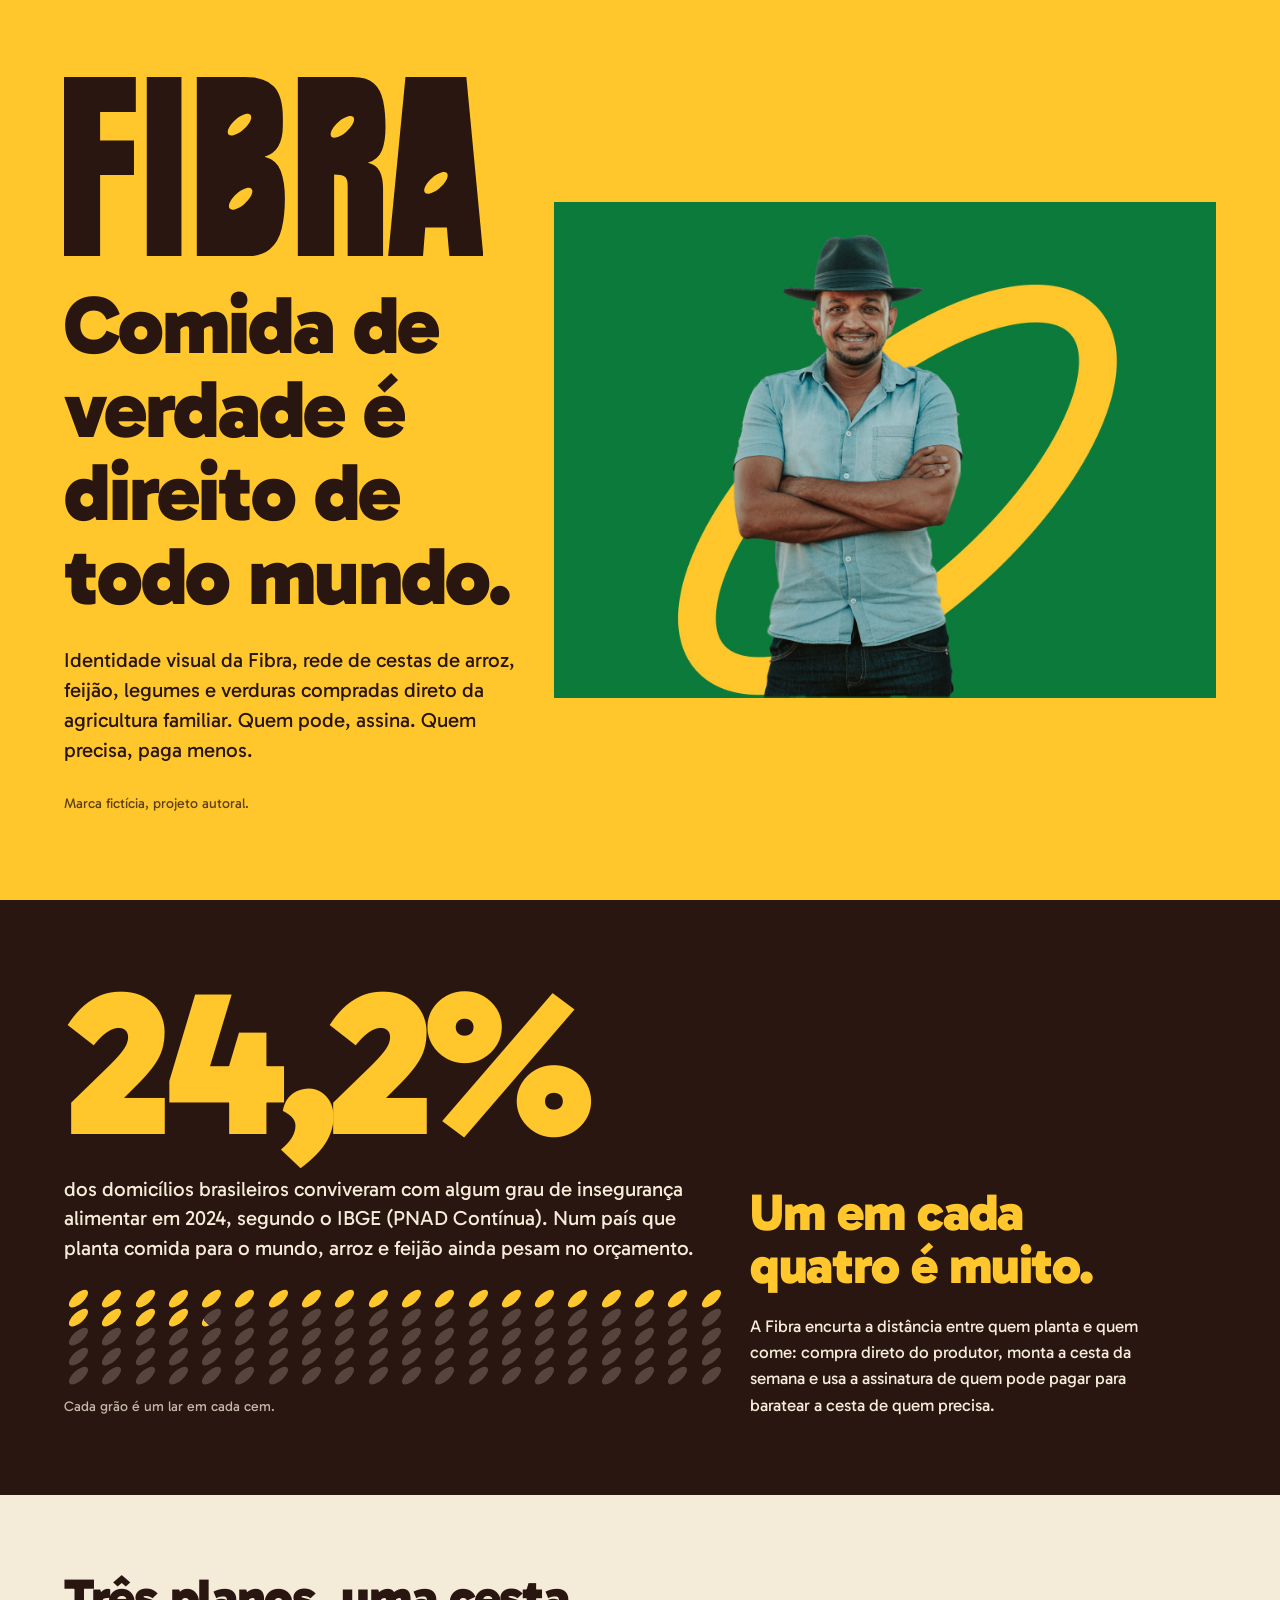
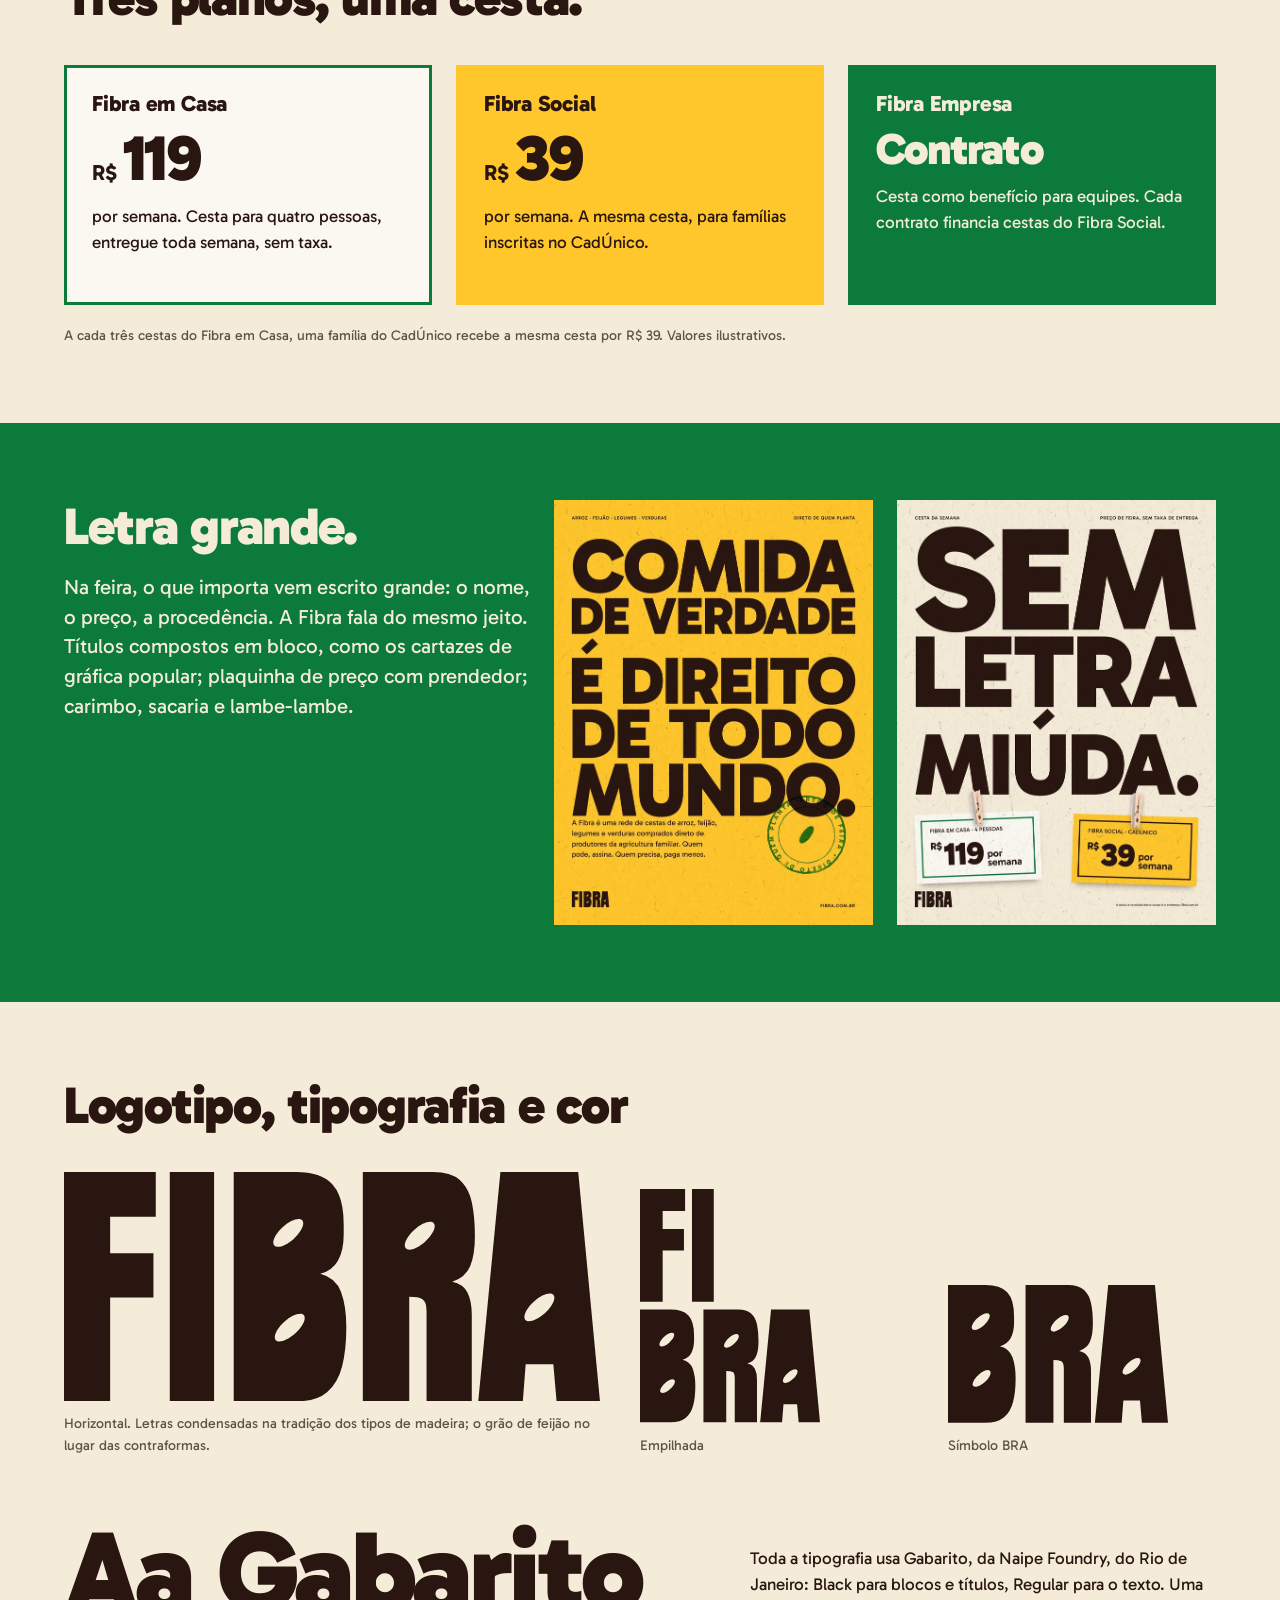
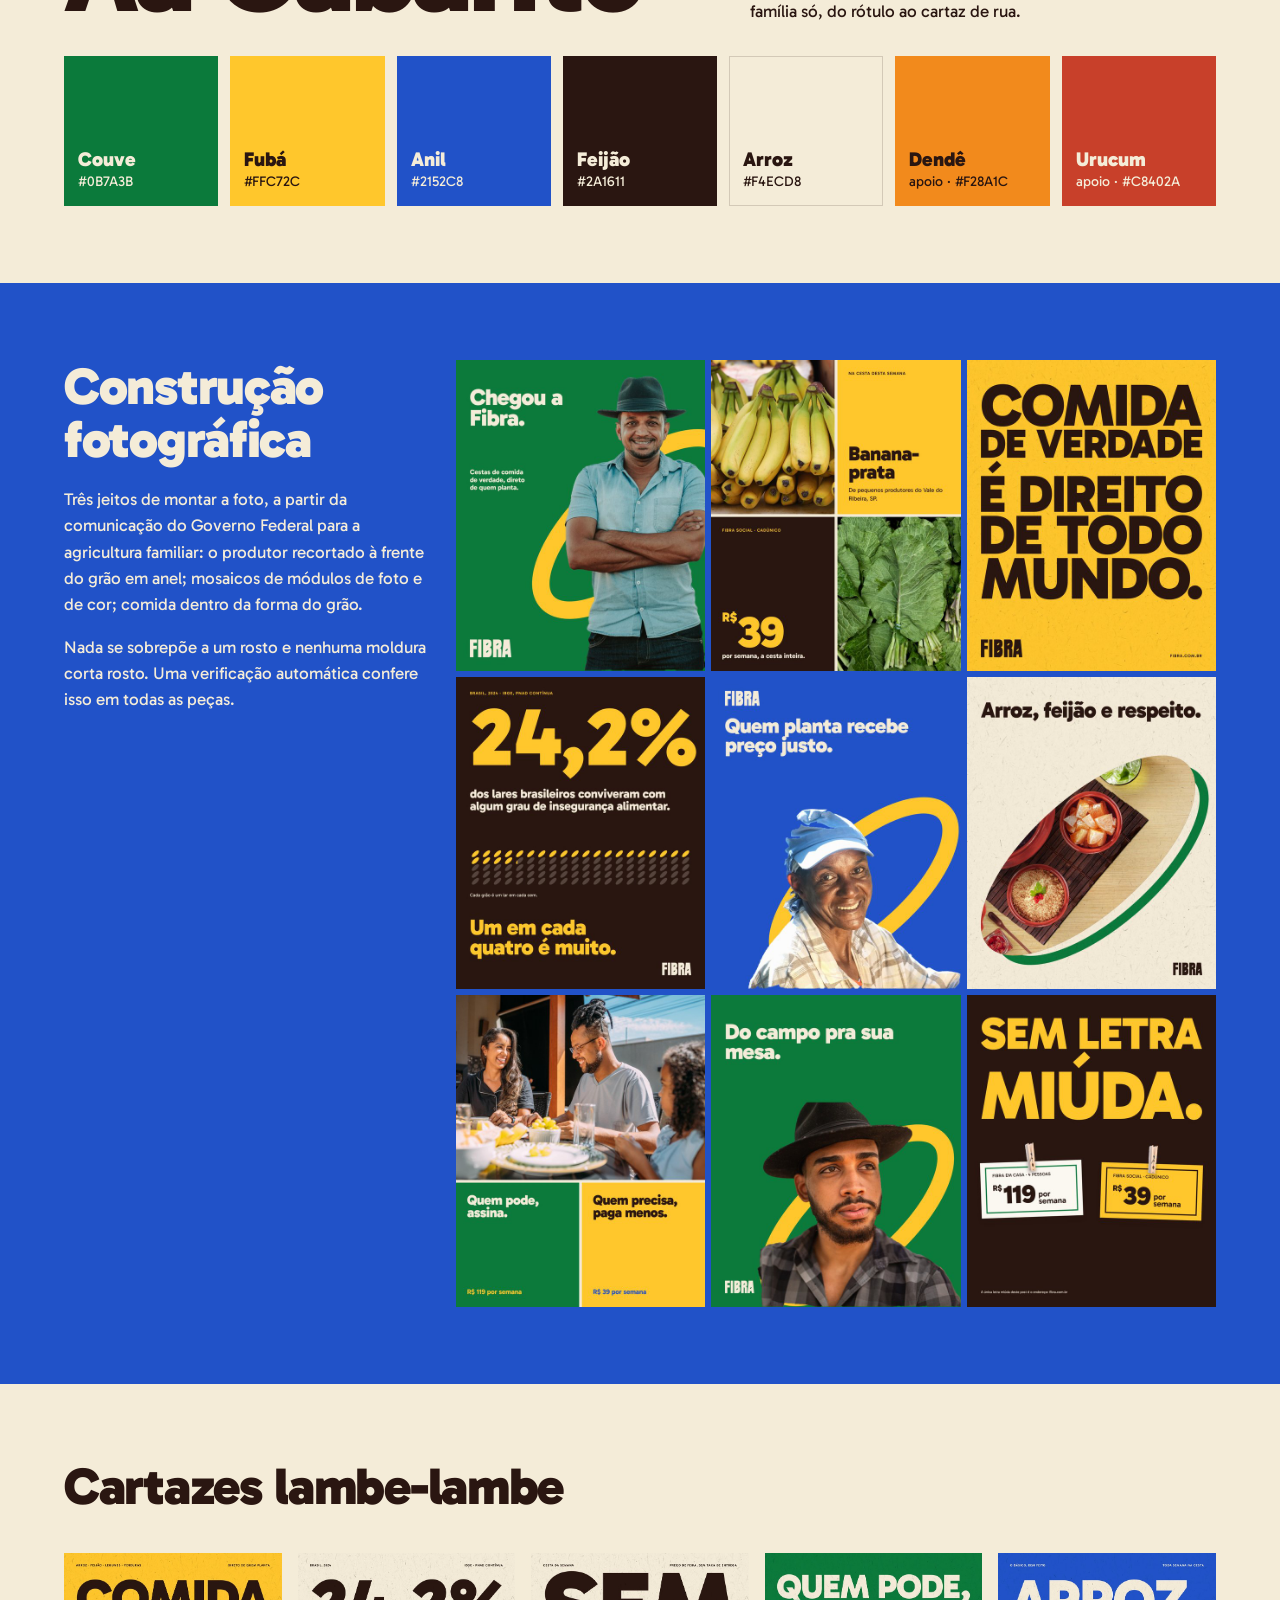
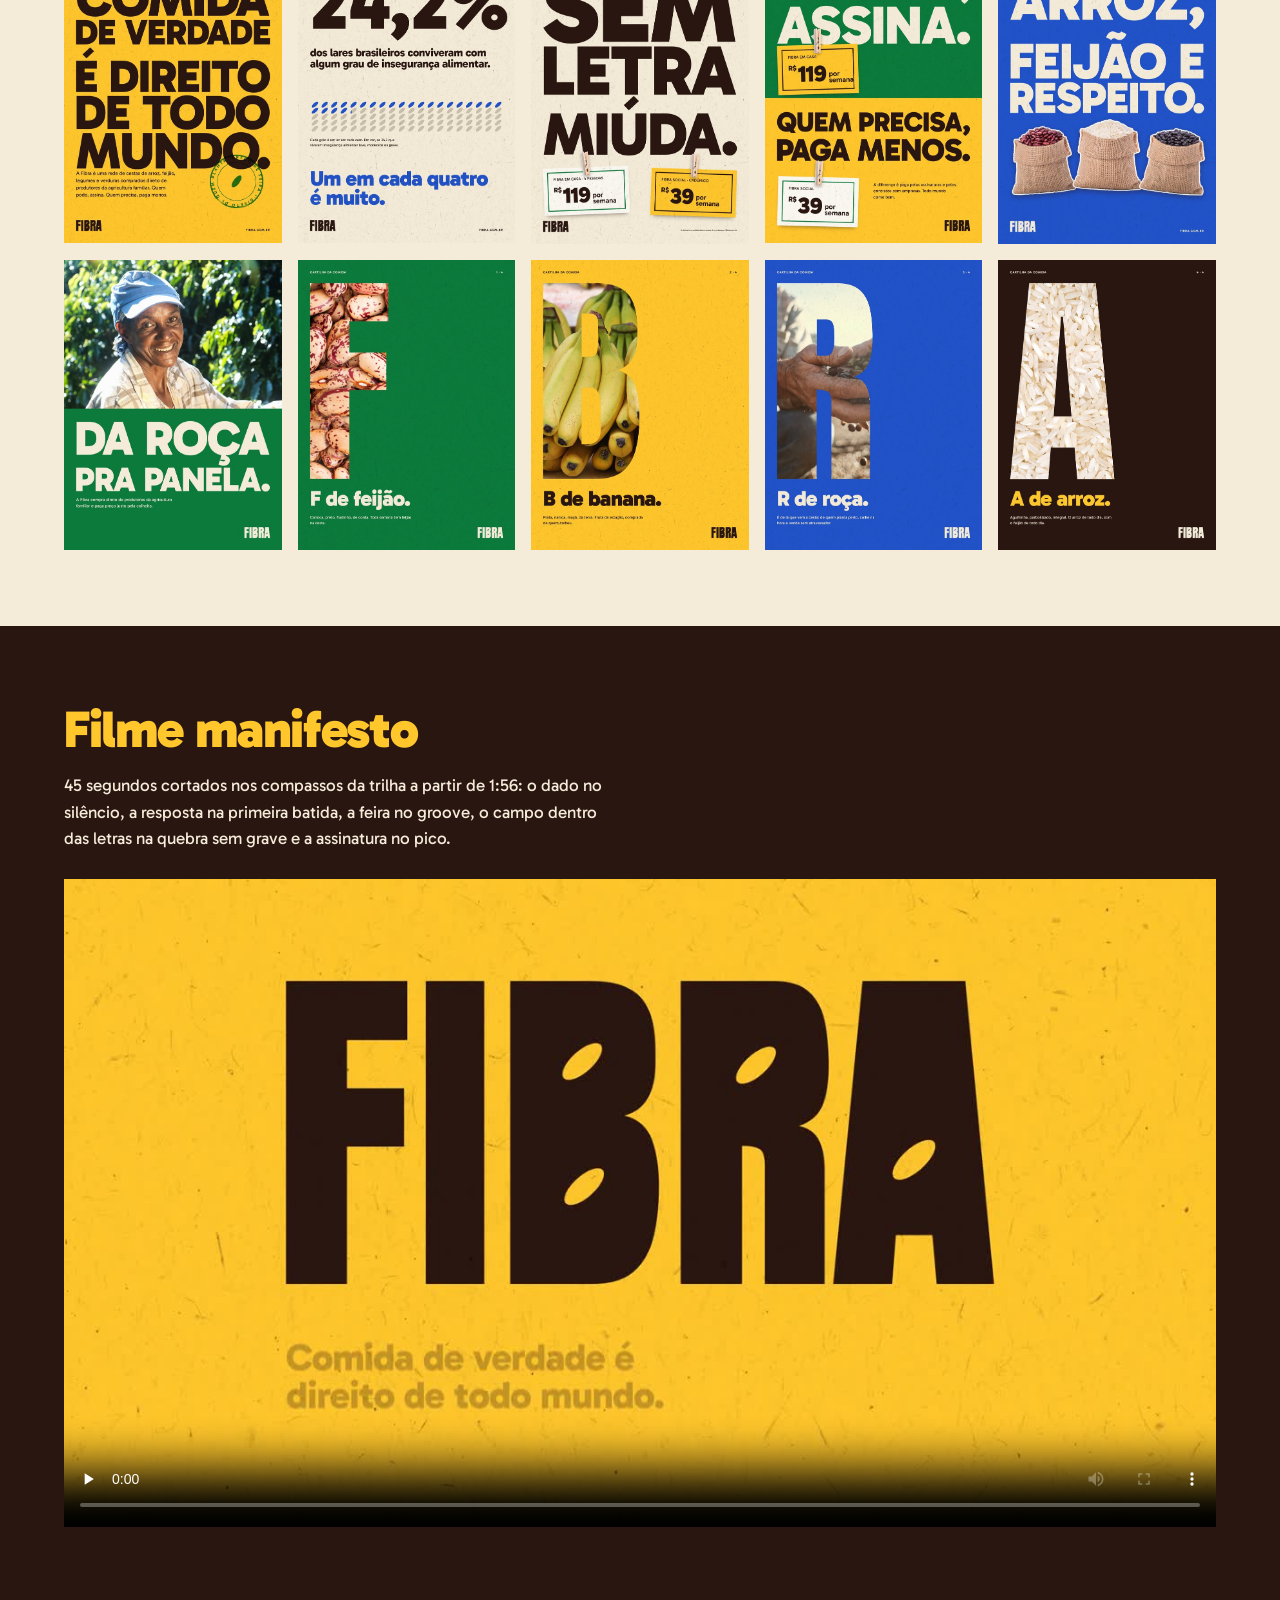
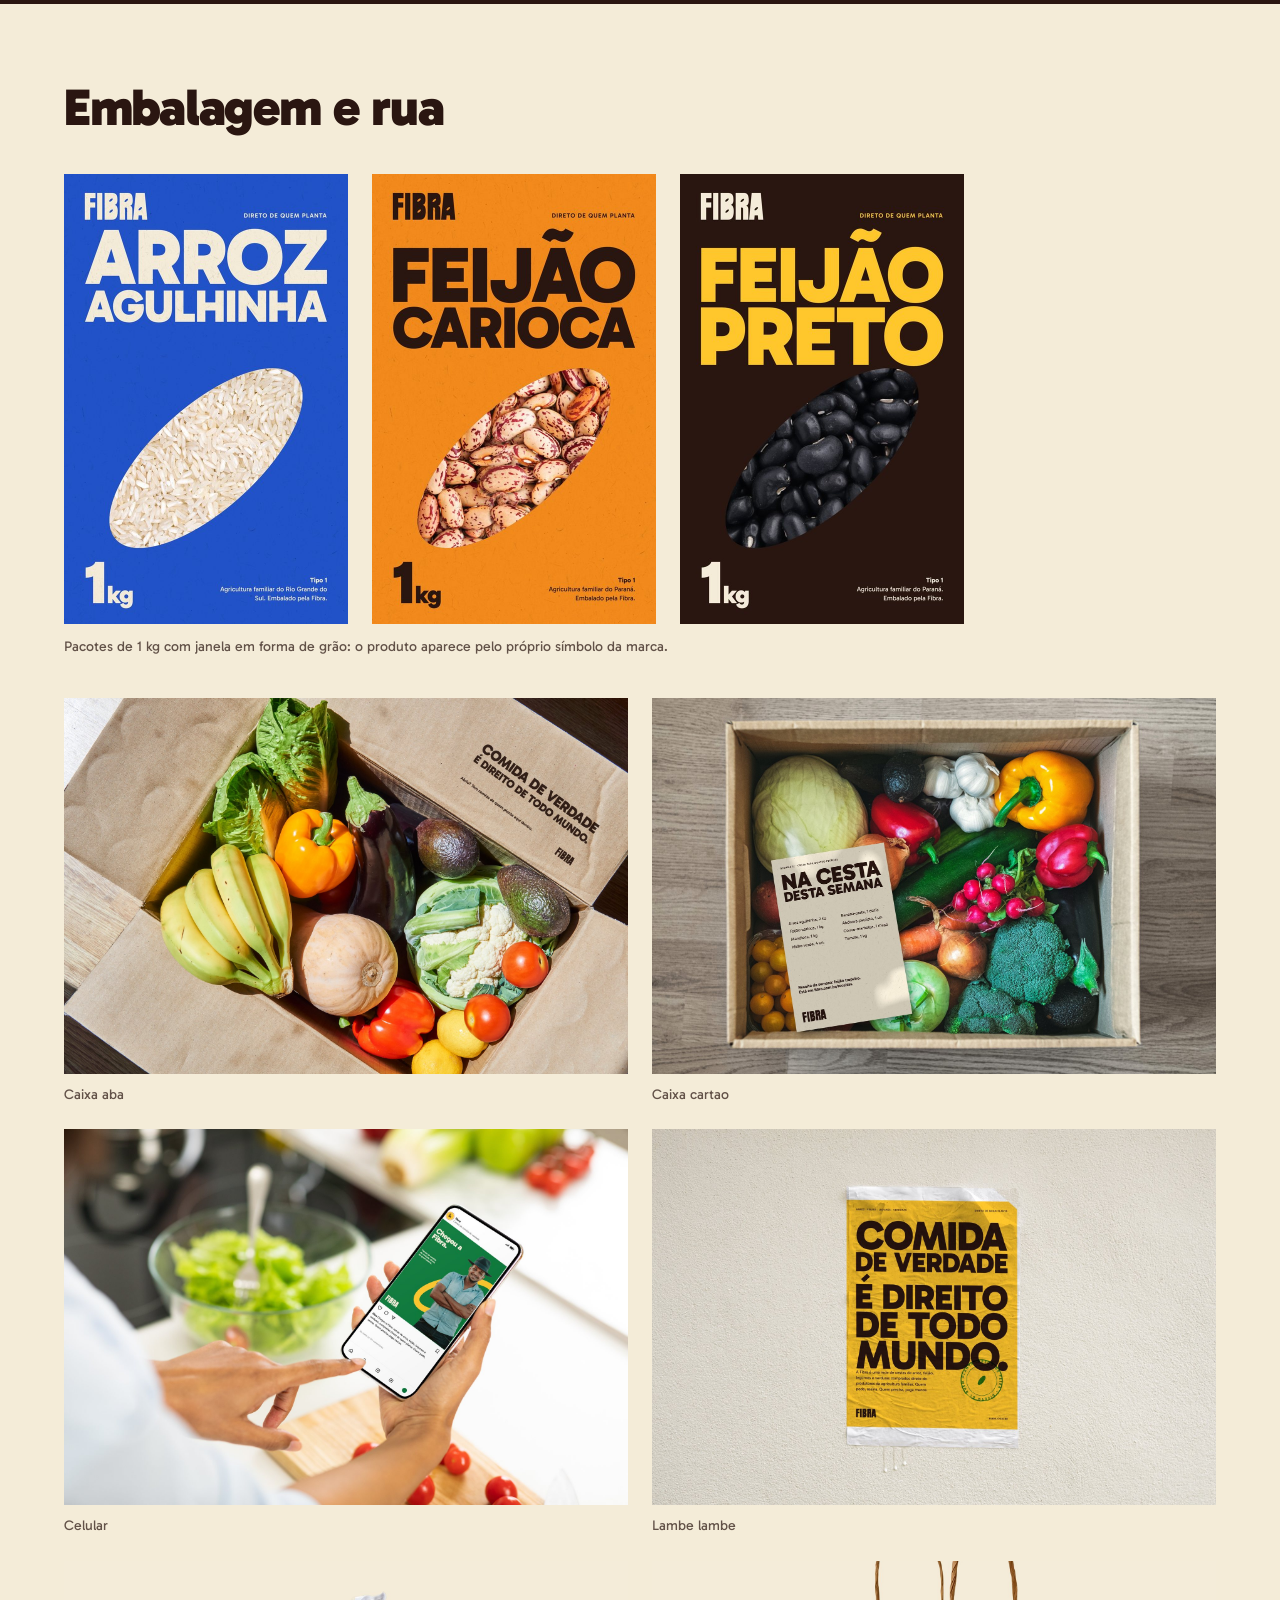
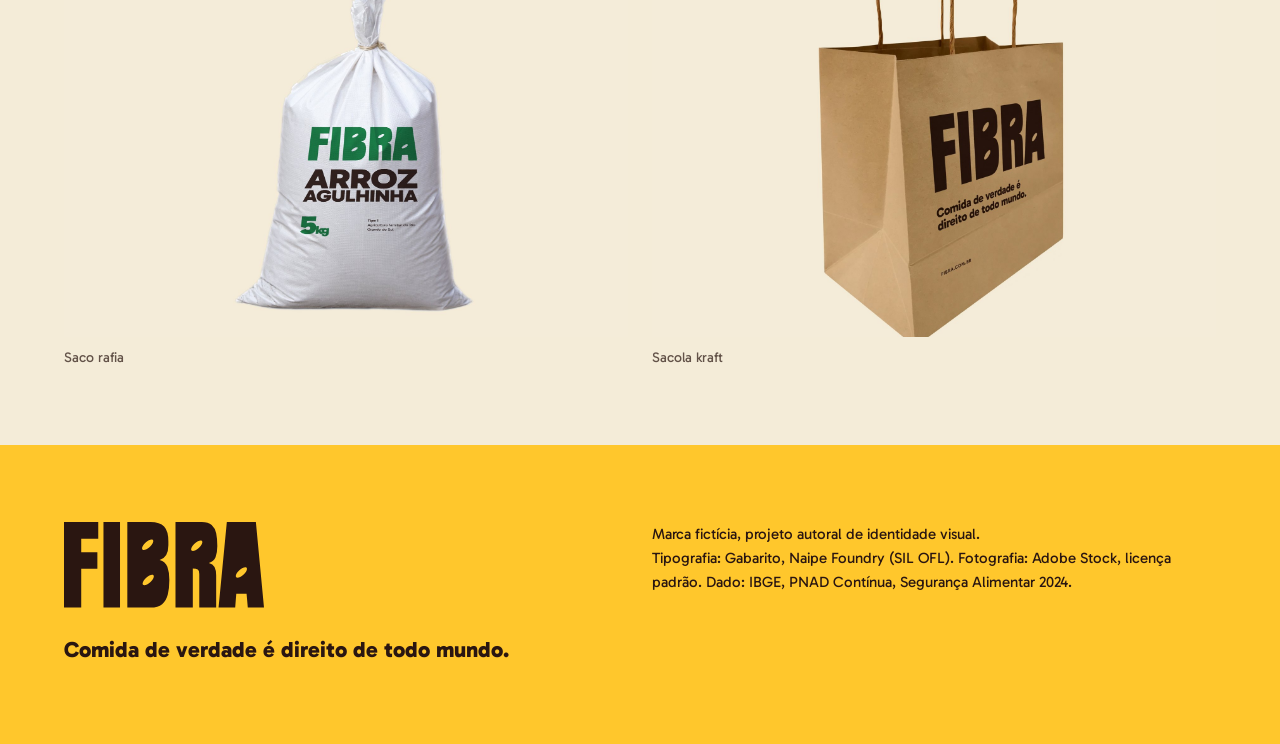
<file: site/index.html>
<!DOCTYPE html>
<html lang="pt-BR"><head><meta charset="utf-8"><meta name="viewport" content="width=device-width, initial-scale=1">
<title>Fibra, identidade visual</title>
<link rel="preconnect" href="https://fonts.googleapis.com"><link rel="preconnect" href="https://fonts.gstatic.com" crossorigin>
<link href="https://fonts.googleapis.com/css2?family=Gabarito:wght@400;500;600;700;800;900&display=swap" rel="stylesheet">
<style>
/* VOICE: popular, direta, orgulhosa — a página fala como a feira, sem letra miúda.
   IDEA: um cartaz de feira que vira caderno de marca: bandas de cor chapada como papel colado, uma de cada vez.
   PICTURE: o produtor recortado à frente do grão em anel, ocupando a primeira tela.
   COLOUR and TYPE: fubá, couve, anil e feijão em bandas inteiras; Gabarito (Naipe Foundry, RJ) do texto ao título.
   LAYOUT: bandas de largura total, conteúdo até 1240px, grade de 12 colunas que vira uma coluna no celular. */
:root{color-scheme:light dark;--fuba:#FFC72C;--couve:#0B7A3B;--anil:#2152C8;--feijao:#2A1611;--arroz:#F4ECD8;--dende:#F28A1C;--urucum:#C8402A;
  --bg:light-dark(#F4ECD8,#1a0f0b);--ink:light-dark(#2A1611,#F4ECD8);--muted:light-dark(rgba(42,22,17,.72),rgba(244,236,216,.72));--rule:light-dark(rgba(42,22,17,.16),rgba(244,236,216,.18))}
:root[data-theme=light]{color-scheme:light}:root[data-theme=dark]{color-scheme:dark}
*{box-sizing:border-box;min-width:0}
body{margin:0;background:var(--bg);color:var(--ink);font:17px/1.55 Gabarito,'Helvetica Neue',Arial,sans-serif;overflow-x:clip;-webkit-font-smoothing:antialiased}
img,video{display:block;max-width:100%}
h1,h2,h3{font-weight:900;letter-spacing:-.025em;line-height:1.02;margin:0;text-wrap:balance}
h1{font-size:clamp(40px,6.4vw,84px)}h2{font-size:clamp(32px,4.2vw,52px)}h3{font-size:22px;font-weight:800;letter-spacing:-.01em}
p{margin:0}
.band{padding:clamp(40px,6vw,96px) max(5vw,16px)}
.in{max-width:1240px;margin:0 auto}
.g{display:grid;grid-template-columns:repeat(12,minmax(0,1fr));gap:24px}
.fuba{background:var(--fuba);color:var(--feijao)}.couve{background:var(--couve);color:var(--arroz)}.anil{background:var(--anil);color:var(--arroz)}.feijao{background:var(--feijao);color:var(--arroz)}
.lede{font-size:clamp(18px,1.6vw,22px);line-height:1.45;max-width:62ch}
.small{font-size:14px;color:var(--muted)}
.logo svg{width:100%;height:auto;display:block}
.hero .g{align-items:center}
.hero .t{grid-column:span 5;display:flex;flex-direction:column;gap:28px;padding-bottom:8px}
.hero .p{grid-column:span 7}
.hero .p img{width:100%;aspect-ratio:4/3;object-fit:cover}
.hero .logo{width:min(440px,90%)}
.num{font-weight:900;font-size:clamp(96px,16vw,220px);line-height:.85;letter-spacing:-.05em;color:var(--fuba)}
.grains{display:grid;grid-template-columns:repeat(20,1fr);gap:6px 4px;margin-top:28px}
.grains i{display:block;aspect-ratio:2.2/1;border-radius:50%;transform:rotate(-42deg) scale(.82);background:rgba(244,236,216,.22)}
.grains i.on{background:var(--fuba)}
.plans{display:grid;grid-template-columns:repeat(3,minmax(0,1fr));gap:24px;margin-top:40px}
.plan{padding:28px;display:flex;flex-direction:column;gap:12px;min-height:240px}
.plan .pr{font-weight:900;font-size:64px;letter-spacing:-.04em;line-height:1;white-space:nowrap}
.plan .pr small{font-size:22px;font-weight:700;letter-spacing:0}
.plan.casa{background:light-dark(#FBF8F1,#2f1b14);box-shadow:inset 0 0 0 3px var(--couve)}
.cols2{display:grid;grid-template-columns:repeat(2,minmax(0,1fr));gap:24px}
.posters{display:grid;grid-template-columns:repeat(5,minmax(0,1fr));gap:16px;margin-top:40px}
.posters img{aspect-ratio:3/4;width:100%;object-fit:cover}
.igrid{display:grid;grid-template-columns:repeat(3,minmax(0,1fr));gap:6px;max-width:820px}
.igrid img{aspect-ratio:4/5;width:100%;object-fit:cover}
.mk{display:grid;grid-template-columns:repeat(2,minmax(0,1fr));gap:24px;margin-top:40px}
.mk figure{margin:0}.mk img{width:100%;aspect-ratio:3/2;object-fit:cover}
.mk figcaption{font-size:14px;margin-top:10px;color:var(--muted)}
.packs{display:grid;grid-template-columns:repeat(3,minmax(0,1fr));gap:24px;margin-top:40px;max-width:900px}
.sw{display:grid;grid-template-columns:repeat(7,minmax(0,1fr));gap:12px;margin-top:32px}
.sw div{height:150px;padding:14px;display:flex;flex-direction:column;justify-content:flex-end;font-size:14px;line-height:1.35}
.sw b{font-size:20px;font-weight:900}
.specimen{font-weight:900;font-size:clamp(56px,9vw,128px);line-height:.9;letter-spacing:-.03em}
.ver{display:grid;grid-template-columns:2fr 1fr 1fr;gap:40px;align-items:end;margin-top:40px}
.cap{font-size:14px;margin-top:12px;color:var(--muted)}
video{width:100%;aspect-ratio:16/9;background:#000}
.foot{font-size:15px;line-height:1.6}
.foot .logo{width:200px;margin-bottom:24px}
@media(max-width:900px){.posters{grid-template-columns:repeat(3,minmax(0,1fr))}.sw{grid-template-columns:repeat(4,minmax(0,1fr))}}
@media(max-width:600px){.g{grid-template-columns:minmax(0,1fr)}.hero .t,.hero .p{grid-column:auto}.plans,.cols2,.mk,.ver{grid-template-columns:minmax(0,1fr)}
  .posters{grid-template-columns:repeat(2,minmax(0,1fr))}.packs{grid-template-columns:repeat(3,minmax(0,1fr))}.sw{grid-template-columns:repeat(2,minmax(0,1fr))}.grains{gap:4px 2px}}
@media(prefers-reduced-motion:no-preference){.rise{animation:rise .7s cubic-bezier(.2,.7,.2,1) both}@keyframes rise{from{opacity:0;transform:translateY(18px)}}}
</style></head>
<body>

<header class="band fuba hero"><div class="in g">
  <div class="t rise">
    <div class="logo" aria-label="Fibra"><svg xmlns="http://www.w3.org/2000/svg" viewBox="0 0 2336.5 1000.0"><g fill="currentColor"><path transform="translate(0 0)" fill-rule="evenodd" d="M0 1000V0H400V194.9H201.1V354H389.8V546.6H201.1V1000Z"/><path transform="translate(461.1 0)" fill-rule="evenodd" d="M0 1000V0H193.2V1000Z"/><path transform="translate(739.8 0)" fill-rule="evenodd" d="M0 1000V0H271Q380.1 0 429.8 53.1Q479.5 106.2 479.5 228.4V272.2Q479.5 342.6 454.3 386.4Q429 430.1 377.3 443.8Q444.9 460.8 467.9 523.6Q490.9 586.4 490.9 676.7Q490.9 773.9 472.7 846.6Q454.5 919.3 406.8 959.7Q359.1 1000 271 1000Z M298.7 210.7C311.7 225.1 294.9 261.3 261.2 291.6C227.6 321.9 189.8 334.8 176.9 320.5C163.9 306.1 180.7 269.9 214.4 239.6C248.0 209.3 285.8 196.4 298.7 210.7Z M305.2 623.5C318.2 637.9 301.4 674.1 267.7 704.4C234.1 734.7 196.3 747.6 183.4 733.3C170.4 718.9 187.2 682.7 220.9 652.4C254.5 622.1 292.3 609.2 305.2 623.5Z"/><path transform="translate(1302.6 0)" fill-rule="evenodd" d="M0 1000V0H306.8Q383.5 0 422.7 34.9Q461.9 69.9 475.3 132.7Q488.6 195.5 488.6 280.1Q488.6 361.9 467.9 410.8Q447.2 459.7 389.8 478.4Q436.9 488.1 456 525.3Q475 562.5 475 621.6V1000H277.8V608.5Q277.8 564.8 259.9 554.3Q242 543.8 202.3 543.8V1000Z M309.2 222.9C322.2 237.3 305.4 273.5 271.7 303.8C238.1 334.1 200.3 347.0 187.4 332.7C174.4 318.3 191.2 282.1 224.9 251.8C258.5 221.5 296.3 208.6 309.2 222.9Z"/><path transform="translate(1805.8 0)" fill-rule="evenodd" d="M0 1000 96.6 0H435.8L530.7 1000H341.5L327.3 838.6H206.8L194.3 1000Z M327.4 535.1C340.4 549.5 323.6 585.7 289.9 616.0C256.3 646.3 218.5 659.2 205.6 644.9C192.6 630.5 209.4 594.3 243.1 564.0C276.7 533.7 314.5 520.8 327.4 535.1Z"/></g></svg>
</div>
    <h1>Comida de verdade é direito de todo mundo.</h1>
    <p class="lede">Identidade visual da Fibra, rede de cestas de arroz, feijão, legumes e verduras compradas direto da agricultura familiar. Quem pode, assina. Quem precisa, paga menos.</p>
    <p class="small" style="color:rgba(42,22,17,.75)">Marca fictícia, projeto autoral.</p>
  </div>
  <div class="p"><img src="img/retrato.jpg" alt="Produtor rural de chapéu, de braços cruzados, recortado à frente do grão amarelo em anel, sobre fundo verde" fetchpriority="high"></div>
</div></header>

<section class="band feijao"><div class="in g">
  <div style="grid-column:span 7">
    <p class="num">24,2%</p>
    <p class="lede" style="margin-top:24px">dos domicílios brasileiros conviveram com algum grau de insegurança alimentar em 2024, segundo o IBGE (PNAD Contínua). Num país que planta comida para o mundo, arroz e feijão ainda pesam no orçamento.</p>
    <div class="grains" id="graos" aria-label="Gráfico: 24,2 em cada 100 lares"></div>
    <p class="small" style="margin-top:14px;color:rgba(244,236,216,.75)">Cada grão é um lar em cada cem.</p>
  </div>
  <div style="grid-column:span 5;align-self:end">
    <h2 style="color:var(--fuba)">Um em cada quatro é muito.</h2>
    <p style="margin-top:20px;max-width:46ch">A Fibra encurta a distância entre quem planta e quem come: compra direto do produtor, monta a cesta da semana e usa a assinatura de quem pode pagar para baratear a cesta de quem precisa.</p>
  </div>
</div></section>

<section class="band"><div class="in">
  <h2>Três planos, uma cesta.</h2>
  <div class="plans">
    <div class="plan casa"><h3>Fibra em Casa</h3><p class="pr"><small>R$ </small>119</p><p>por semana. Cesta para quatro pessoas, entregue toda semana, sem taxa.</p></div>
    <div class="plan fuba"><h3>Fibra Social</h3><p class="pr"><small>R$ </small>39</p><p>por semana. A mesma cesta, para famílias inscritas no CadÚnico.</p></div>
    <div class="plan couve"><h3>Fibra Empresa</h3><p class="pr" style="font-size:44px">Contrato</p><p>Cesta como benefício para equipes. Cada contrato financia cestas do Fibra Social.</p></div>
  </div>
  <p class="small" style="margin-top:20px">A cada três cestas do Fibra em Casa, uma família do CadÚnico recebe a mesma cesta por R$ 39. Valores ilustrativos.</p>
</div></section>

<section class="band couve"><div class="in g">
  <div style="grid-column:span 5">
    <h2>Letra grande.</h2>
    <p class="lede" style="margin-top:20px">Na feira, o que importa vem escrito grande: o nome, o preço, a procedência. A Fibra fala do mesmo jeito. Títulos compostos em bloco, como os cartazes de gráfica popular; plaquinha de preço com prendedor; carimbo, sacaria e lambe-lambe.</p>
  </div>
  <div style="grid-column:span 7" class="cols2">
    <img src="img/cartaz-01-manifesto.jpg" alt="Cartaz amarelo com a frase Comida de verdade é direito de todo mundo em letras grandes" loading="lazy">
    <img src="img/cartaz-03-sem-letra-miuda.jpg" alt="Cartaz com Sem letra miúda e duas plaquinhas de preço" loading="lazy">
  </div>
</div></section>

<section class="band"><div class="in">
  <h2>Logotipo, tipografia e cor</h2>
  <div class="ver">
    <div><div class="logo"><svg xmlns="http://www.w3.org/2000/svg" viewBox="0 0 2336.5 1000.0"><g fill="currentColor"><path transform="translate(0 0)" fill-rule="evenodd" d="M0 1000V0H400V194.9H201.1V354H389.8V546.6H201.1V1000Z"/><path transform="translate(461.1 0)" fill-rule="evenodd" d="M0 1000V0H193.2V1000Z"/><path transform="translate(739.8 0)" fill-rule="evenodd" d="M0 1000V0H271Q380.1 0 429.8 53.1Q479.5 106.2 479.5 228.4V272.2Q479.5 342.6 454.3 386.4Q429 430.1 377.3 443.8Q444.9 460.8 467.9 523.6Q490.9 586.4 490.9 676.7Q490.9 773.9 472.7 846.6Q454.5 919.3 406.8 959.7Q359.1 1000 271 1000Z M298.7 210.7C311.7 225.1 294.9 261.3 261.2 291.6C227.6 321.9 189.8 334.8 176.9 320.5C163.9 306.1 180.7 269.9 214.4 239.6C248.0 209.3 285.8 196.4 298.7 210.7Z M305.2 623.5C318.2 637.9 301.4 674.1 267.7 704.4C234.1 734.7 196.3 747.6 183.4 733.3C170.4 718.9 187.2 682.7 220.9 652.4C254.5 622.1 292.3 609.2 305.2 623.5Z"/><path transform="translate(1302.6 0)" fill-rule="evenodd" d="M0 1000V0H306.8Q383.5 0 422.7 34.9Q461.9 69.9 475.3 132.7Q488.6 195.5 488.6 280.1Q488.6 361.9 467.9 410.8Q447.2 459.7 389.8 478.4Q436.9 488.1 456 525.3Q475 562.5 475 621.6V1000H277.8V608.5Q277.8 564.8 259.9 554.3Q242 543.8 202.3 543.8V1000Z M309.2 222.9C322.2 237.3 305.4 273.5 271.7 303.8C238.1 334.1 200.3 347.0 187.4 332.7C174.4 318.3 191.2 282.1 224.9 251.8C258.5 221.5 296.3 208.6 309.2 222.9Z"/><path transform="translate(1805.8 0)" fill-rule="evenodd" d="M0 1000 96.6 0H435.8L530.7 1000H341.5L327.3 838.6H206.8L194.3 1000Z M327.4 535.1C340.4 549.5 323.6 585.7 289.9 616.0C256.3 646.3 218.5 659.2 205.6 644.9C192.6 630.5 209.4 594.3 243.1 564.0C276.7 533.7 314.5 520.8 327.4 535.1Z"/></g></svg>
</div><p class="cap">Horizontal. Letras condensadas na tradição dos tipos de madeira; o grão de feijão no lugar das contraformas.</p></div>
    <div><div class="logo" style="max-width:180px"><svg xmlns="http://www.w3.org/2000/svg" viewBox="0 0 1596.7 2070.0"><g fill="currentColor"><path transform="translate(0 0)" fill-rule="evenodd" d="M0 1000V0H400V194.9H201.1V354H389.8V546.6H201.1V1000Z"/><path transform="translate(461.1 0)" fill-rule="evenodd" d="M0 1000V0H193.2V1000Z"/><path transform="translate(0 1070.0)" fill-rule="evenodd" d="M0 1000V0H271Q380.1 0 429.8 53.1Q479.5 106.2 479.5 228.4V272.2Q479.5 342.6 454.3 386.4Q429 430.1 377.3 443.8Q444.9 460.8 467.9 523.6Q490.9 586.4 490.9 676.7Q490.9 773.9 472.7 846.6Q454.5 919.3 406.8 959.7Q359.1 1000 271 1000Z M298.7 210.7C311.7 225.1 294.9 261.3 261.2 291.6C227.6 321.9 189.8 334.8 176.9 320.5C163.9 306.1 180.7 269.9 214.4 239.6C248.0 209.3 285.8 196.4 298.7 210.7Z M305.2 623.5C318.2 637.9 301.4 674.1 267.7 704.4C234.1 734.7 196.3 747.6 183.4 733.3C170.4 718.9 187.2 682.7 220.9 652.4C254.5 622.1 292.3 609.2 305.2 623.5Z"/><path transform="translate(562.8 1070.0)" fill-rule="evenodd" d="M0 1000V0H306.8Q383.5 0 422.7 34.9Q461.9 69.9 475.3 132.7Q488.6 195.5 488.6 280.1Q488.6 361.9 467.9 410.8Q447.2 459.7 389.8 478.4Q436.9 488.1 456 525.3Q475 562.5 475 621.6V1000H277.8V608.5Q277.8 564.8 259.9 554.3Q242 543.8 202.3 543.8V1000Z M309.2 222.9C322.2 237.3 305.4 273.5 271.7 303.8C238.1 334.1 200.3 347.0 187.4 332.7C174.4 318.3 191.2 282.1 224.9 251.8C258.5 221.5 296.3 208.6 309.2 222.9Z"/><path transform="translate(1066.0 1070.0)" fill-rule="evenodd" d="M0 1000 96.6 0H435.8L530.7 1000H341.5L327.3 838.6H206.8L194.3 1000Z M327.4 535.1C340.4 549.5 323.6 585.7 289.9 616.0C256.3 646.3 218.5 659.2 205.6 644.9C192.6 630.5 209.4 594.3 243.1 564.0C276.7 533.7 314.5 520.8 327.4 535.1Z"/></g></svg>
</div><p class="cap">Empilhada</p></div>
    <div><div class="logo" style="max-width:220px"><svg xmlns="http://www.w3.org/2000/svg" viewBox="0 0 1596.7 1000.0"><g fill="currentColor"><path transform="translate(0.0 0)" fill-rule="evenodd" d="M0 1000V0H271Q380.1 0 429.8 53.1Q479.5 106.2 479.5 228.4V272.2Q479.5 342.6 454.3 386.4Q429 430.1 377.3 443.8Q444.9 460.8 467.9 523.6Q490.9 586.4 490.9 676.7Q490.9 773.9 472.7 846.6Q454.5 919.3 406.8 959.7Q359.1 1000 271 1000Z M298.7 210.7C311.7 225.1 294.9 261.3 261.2 291.6C227.6 321.9 189.8 334.8 176.9 320.5C163.9 306.1 180.7 269.9 214.4 239.6C248.0 209.3 285.8 196.4 298.7 210.7Z M305.2 623.5C318.2 637.9 301.4 674.1 267.7 704.4C234.1 734.7 196.3 747.6 183.4 733.3C170.4 718.9 187.2 682.7 220.9 652.4C254.5 622.1 292.3 609.2 305.2 623.5Z"/><path transform="translate(562.8 0)" fill-rule="evenodd" d="M0 1000V0H306.8Q383.5 0 422.7 34.9Q461.9 69.9 475.3 132.7Q488.6 195.5 488.6 280.1Q488.6 361.9 467.9 410.8Q447.2 459.7 389.8 478.4Q436.9 488.1 456 525.3Q475 562.5 475 621.6V1000H277.8V608.5Q277.8 564.8 259.9 554.3Q242 543.8 202.3 543.8V1000Z M309.2 222.9C322.2 237.3 305.4 273.5 271.7 303.8C238.1 334.1 200.3 347.0 187.4 332.7C174.4 318.3 191.2 282.1 224.9 251.8C258.5 221.5 296.3 208.6 309.2 222.9Z"/><path transform="translate(1066.0 0)" fill-rule="evenodd" d="M0 1000 96.6 0H435.8L530.7 1000H341.5L327.3 838.6H206.8L194.3 1000Z M327.4 535.1C340.4 549.5 323.6 585.7 289.9 616.0C256.3 646.3 218.5 659.2 205.6 644.9C192.6 630.5 209.4 594.3 243.1 564.0C276.7 533.7 314.5 520.8 327.4 535.1Z"/></g></svg>
</div><p class="cap">Símbolo BRA</p></div>
  </div>
  <div class="g" style="margin-top:64px;align-items:end">
    <p class="specimen" style="grid-column:span 7">Aa Gabarito</p>
    <p style="grid-column:span 5">Toda a tipografia usa Gabarito, da Naipe Foundry, do Rio de Janeiro: Black para blocos e títulos, Regular para o texto. Uma família só, do rótulo ao cartaz de rua.</p>
  </div>
  <div class="sw">
    <div style="background:var(--couve);color:var(--arroz)"><b>Couve</b>#0B7A3B</div>
    <div style="background:var(--fuba);color:var(--feijao)"><b>Fubá</b>#FFC72C</div>
    <div style="background:var(--anil);color:var(--arroz)"><b>Anil</b>#2152C8</div>
    <div style="background:var(--feijao);color:var(--arroz)"><b>Feijão</b>#2A1611</div>
    <div style="background:var(--arroz);color:var(--feijao);box-shadow:inset 0 0 0 1px var(--rule)"><b>Arroz</b>#F4ECD8</div>
    <div style="background:var(--dende);color:var(--feijao)"><b>Dendê</b>apoio · #F28A1C</div>
    <div style="background:var(--urucum);color:var(--arroz)"><b>Urucum</b>apoio · #C8402A</div>
  </div>
</div></section>

<section class="band anil"><div class="in g">
  <div style="grid-column:span 4">
    <h2>Construção fotográfica</h2>
    <p style="margin-top:20px">Três jeitos de montar a foto, a partir da comunicação do Governo Federal para a agricultura familiar: o produtor recortado à frente do grão em anel; mosaicos de módulos de foto e de cor; comida dentro da forma do grão.</p>
    <p style="margin-top:16px">Nada se sobrepõe a um rosto e nenhuma moldura corta rosto. Uma verificação automática confere isso em todas as peças.</p>
  </div>
  <div style="grid-column:span 8"><div class="igrid" style="max-width:none"><img src="img/ig-01-chegou.jpg" alt="Post 1 da grade de lançamento" loading="lazy"><img src="img/ig-02-mosaico-feira.jpg" alt="Post 2 da grade de lançamento" loading="lazy"><img src="img/ig-03-manifesto.jpg" alt="Post 3 da grade de lançamento" loading="lazy"><img src="img/ig-04-dado.jpg" alt="Post 4 da grade de lançamento" loading="lazy"><img src="img/ig-05-quem-planta.jpg" alt="Post 5 da grade de lançamento" loading="lazy"><img src="img/ig-06-arroz-feijao.jpg" alt="Post 6 da grade de lançamento" loading="lazy"><img src="img/ig-07-mosaico-planos.jpg" alt="Post 7 da grade de lançamento" loading="lazy"><img src="img/ig-08-campo-mesa.jpg" alt="Post 8 da grade de lançamento" loading="lazy"><img src="img/ig-09-sem-letra-miuda.jpg" alt="Post 9 da grade de lançamento" loading="lazy"></div></div>
</div></section>

<section class="band"><div class="in">
  <h2>Cartazes lambe-lambe</h2>
  <div class="posters"><img src="img/cartaz-01-manifesto.jpg" alt="Cartaz 1" loading="lazy"><img src="img/cartaz-02-dado.jpg" alt="Cartaz 2" loading="lazy"><img src="img/cartaz-03-sem-letra-miuda.jpg" alt="Cartaz 3" loading="lazy"><img src="img/cartaz-04-quem-pode.jpg" alt="Cartaz 4" loading="lazy"><img src="img/cartaz-05-arroz-feijao.jpg" alt="Cartaz 5" loading="lazy"><img src="img/cartaz-06-da-roca.jpg" alt="Cartaz 6" loading="lazy"><img src="img/cartaz-07-cartilha-f.jpg" alt="Cartaz 7" loading="lazy"><img src="img/cartaz-08-cartilha-b.jpg" alt="Cartaz 8" loading="lazy"><img src="img/cartaz-09-cartilha-r.jpg" alt="Cartaz 9" loading="lazy"><img src="img/cartaz-10-cartilha-a.jpg" alt="Cartaz 10" loading="lazy"></div>
</div></section>

<section class="band feijao"><div class="in">
  <h2 style="color:var(--fuba)">Filme manifesto</h2>
  <p style="margin:16px 0 28px;max-width:62ch">45 segundos cortados nos compassos da trilha a partir de 1:56: o dado no silêncio, a resposta na primeira batida, a feira no groove, o campo dentro das letras na quebra sem grave e a assinatura no pico.</p>
  <video src="img/filme.mp4" poster="img/filme-capa.jpg" controls playsinline preload="none"></video>
</div></section>

<section class="band"><div class="in">
  <h2>Embalagem e rua</h2>
  <div class="packs"><img src="img/pacote-arroz.jpg" alt="" loading="lazy"><img src="img/pacote-feijao-carioca.jpg" alt="" loading="lazy"><img src="img/pacote-feijao-preto.jpg" alt="" loading="lazy"></div>
  <p class="cap">Pacotes de 1 kg com janela em forma de grão: o produto aparece pelo próprio símbolo da marca.</p>
  <div class="mk"><figure><img src="img/mockup-caixa-aba.jpg" alt="" loading="lazy"><figcaption>Caixa aba</figcaption></figure><figure><img src="img/mockup-caixa-cartao.jpg" alt="" loading="lazy"><figcaption>Caixa cartao</figcaption></figure><figure><img src="img/mockup-celular.jpg" alt="" loading="lazy"><figcaption>Celular</figcaption></figure><figure><img src="img/mockup-lambe-lambe.jpg" alt="" loading="lazy"><figcaption>Lambe lambe</figcaption></figure><figure><img src="img/mockup-saco-rafia.jpg" alt="" loading="lazy"><figcaption>Saco rafia</figcaption></figure><figure><img src="img/mockup-sacola-kraft.jpg" alt="" loading="lazy"><figcaption>Sacola kraft</figcaption></figure></div>
</div></section>

<footer class="band fuba foot"><div class="in g">
  <div style="grid-column:span 6"><div class="logo"><svg xmlns="http://www.w3.org/2000/svg" viewBox="0 0 2336.5 1000.0"><g fill="currentColor"><path transform="translate(0 0)" fill-rule="evenodd" d="M0 1000V0H400V194.9H201.1V354H389.8V546.6H201.1V1000Z"/><path transform="translate(461.1 0)" fill-rule="evenodd" d="M0 1000V0H193.2V1000Z"/><path transform="translate(739.8 0)" fill-rule="evenodd" d="M0 1000V0H271Q380.1 0 429.8 53.1Q479.5 106.2 479.5 228.4V272.2Q479.5 342.6 454.3 386.4Q429 430.1 377.3 443.8Q444.9 460.8 467.9 523.6Q490.9 586.4 490.9 676.7Q490.9 773.9 472.7 846.6Q454.5 919.3 406.8 959.7Q359.1 1000 271 1000Z M298.7 210.7C311.7 225.1 294.9 261.3 261.2 291.6C227.6 321.9 189.8 334.8 176.9 320.5C163.9 306.1 180.7 269.9 214.4 239.6C248.0 209.3 285.8 196.4 298.7 210.7Z M305.2 623.5C318.2 637.9 301.4 674.1 267.7 704.4C234.1 734.7 196.3 747.6 183.4 733.3C170.4 718.9 187.2 682.7 220.9 652.4C254.5 622.1 292.3 609.2 305.2 623.5Z"/><path transform="translate(1302.6 0)" fill-rule="evenodd" d="M0 1000V0H306.8Q383.5 0 422.7 34.9Q461.9 69.9 475.3 132.7Q488.6 195.5 488.6 280.1Q488.6 361.9 467.9 410.8Q447.2 459.7 389.8 478.4Q436.9 488.1 456 525.3Q475 562.5 475 621.6V1000H277.8V608.5Q277.8 564.8 259.9 554.3Q242 543.8 202.3 543.8V1000Z M309.2 222.9C322.2 237.3 305.4 273.5 271.7 303.8C238.1 334.1 200.3 347.0 187.4 332.7C174.4 318.3 191.2 282.1 224.9 251.8C258.5 221.5 296.3 208.6 309.2 222.9Z"/><path transform="translate(1805.8 0)" fill-rule="evenodd" d="M0 1000 96.6 0H435.8L530.7 1000H341.5L327.3 838.6H206.8L194.3 1000Z M327.4 535.1C340.4 549.5 323.6 585.7 289.9 616.0C256.3 646.3 218.5 659.2 205.6 644.9C192.6 630.5 209.4 594.3 243.1 564.0C276.7 533.7 314.5 520.8 327.4 535.1Z"/></g></svg>
</div><p style="font-weight:800;font-size:22px">Comida de verdade é direito de todo mundo.</p></div>
  <div style="grid-column:span 6">
    <p>Marca fictícia, projeto autoral de identidade visual.</p>
    <p>Tipografia: Gabarito, Naipe Foundry (SIL OFL). Fotografia: Adobe Stock, licença padrão. Dado: IBGE, PNAD Contínua, Segurança Alimentar 2024.</p>
  </div>
</div></footer>

<script>
{
  const g = document.getElementById('graos');
  if (g) g.innerHTML = Array.from({ length: 100 }, (_, i) => `<i class="${i < 24 ? 'on' : ''}"${i === 24 ? ' style="background:linear-gradient(90deg,var(--fuba) 20%,rgba(244,236,216,.22) 20%)"' : ''}></i>`).join('');
}
</script>
</body></html>
</file>
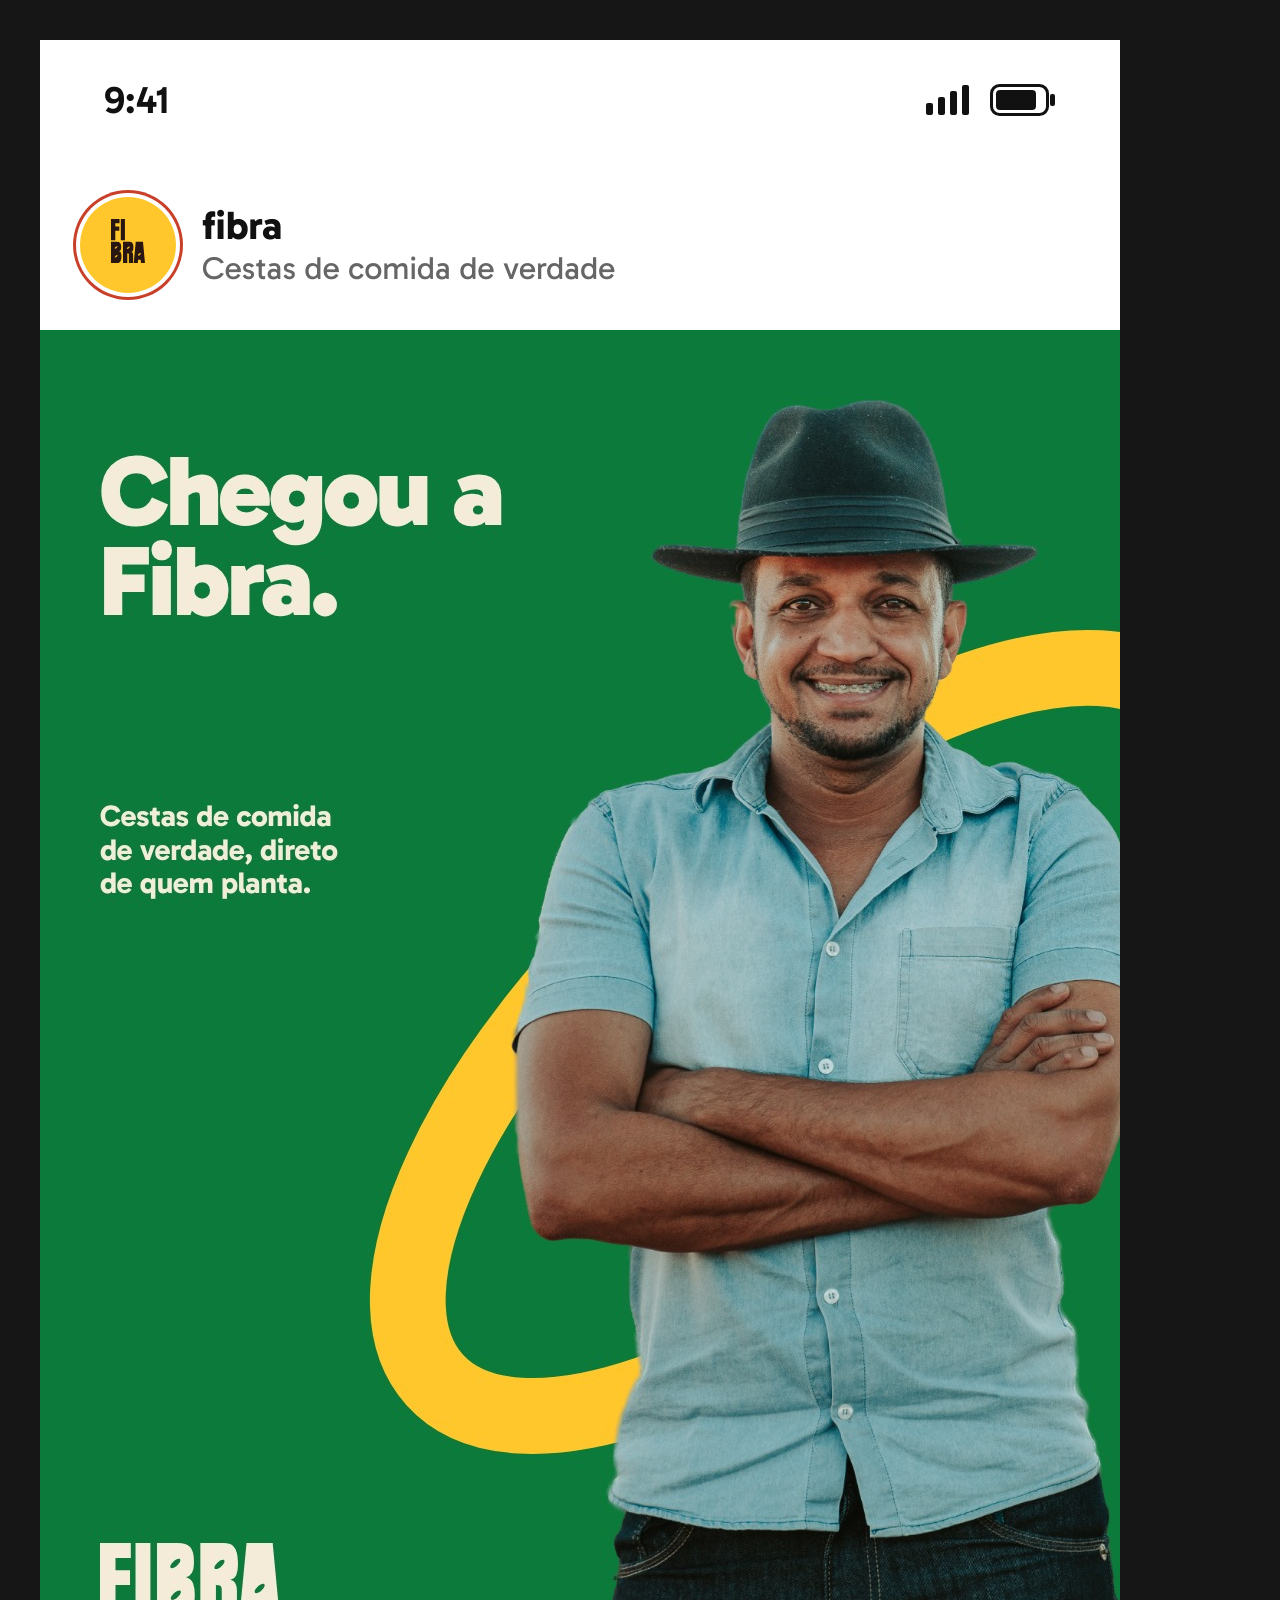
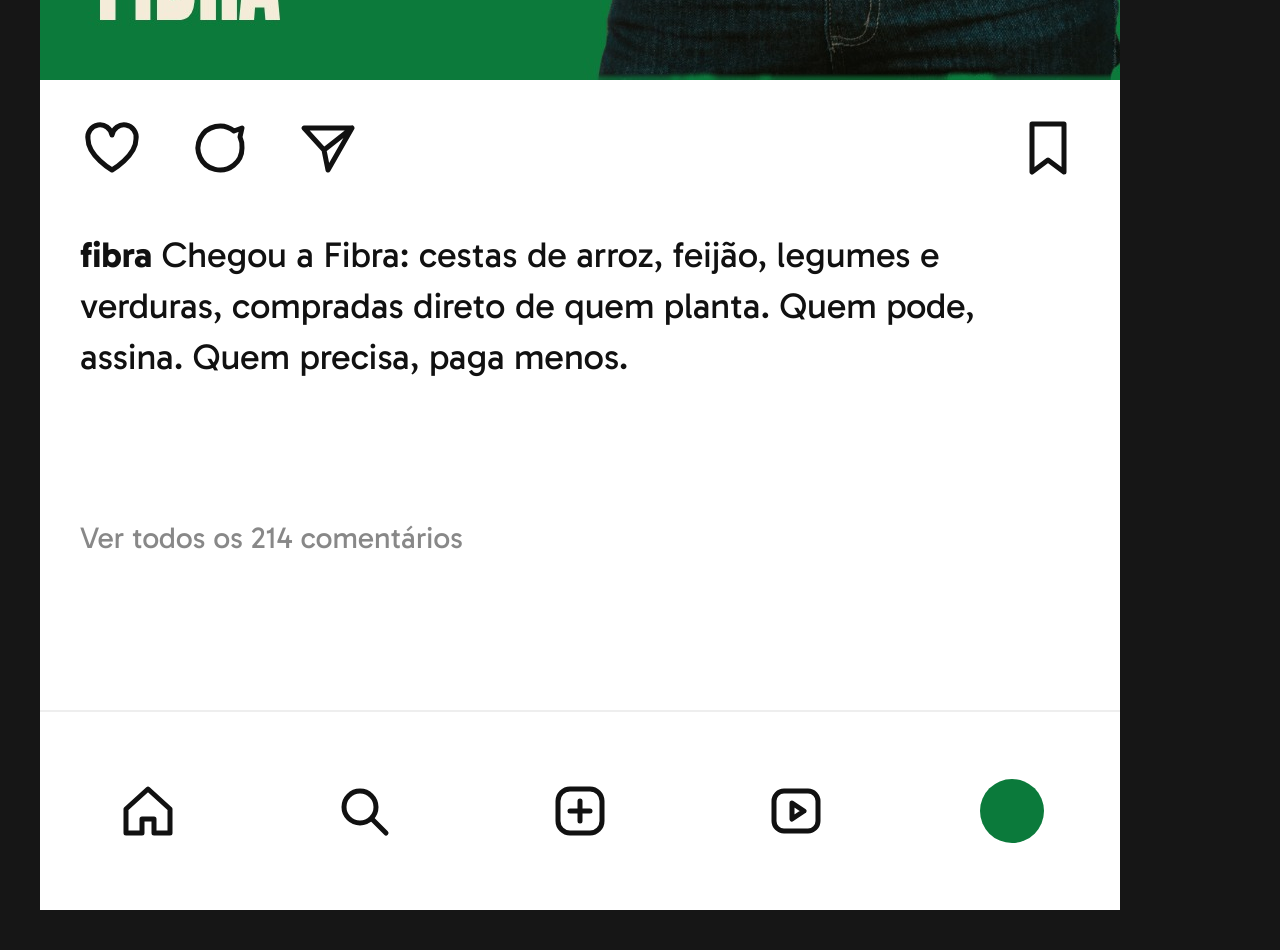
<file: src/telas.html>
<!doctype html>
<html lang="pt-BR"><head><meta charset="utf-8"><title>FIBRA — telas</title>
<link rel="stylesheet" href="base.css">
<style>
  /* tela de celular 1080 × 2470 (proporção da tela da foto): feed genérico com o post da Fibra */
  .tela { width: 1080px; height: 2470px; background: #fff; color: #111; font-family: var(--fonte); }
  .barra { position: absolute; left: 0; right: 0; top: 0; height: 120px; display: flex; justify-content: space-between; align-items: center; padding: 0 64px; font-weight: 600; font-size: 38px; }
  .cab { position: absolute; left: 0; right: 0; top: 130px; height: 150px; display: flex; align-items: center; gap: 26px; padding: 0 40px; }
  .av { width: 96px; height: 96px; border-radius: 50%; background: var(--fuba); position: relative; overflow: hidden; box-shadow: 0 0 0 4px #fff, 0 0 0 7px var(--urucum); }
  .av fibra-logo { position: absolute; left: 31px; top: 22px; width: 34px; }
  .icone { width: 64px; height: 64px; fill: none; stroke: #111; stroke-width: 5; stroke-linejoin: round; stroke-linecap: round; }
</style></head>
<body>
<section class="prancha tela" data-nome="tela-feed">
  <div class="barra"><span>9:41</span><span style="display:flex;gap:18px;align-items:center"><svg width="46" height="30" viewBox="0 0 46 30"><rect x="0" y="18" width="7" height="12" rx="2" fill="#111"/><rect x="12" y="12" width="7" height="18" rx="2" fill="#111"/><rect x="24" y="6" width="7" height="24" rx="2" fill="#111"/><rect x="36" y="0" width="7" height="30" rx="2" fill="#111"/></svg><svg width="66" height="32" viewBox="0 0 66 32"><rect x="1.5" y="1.5" width="56" height="29" rx="8" fill="none" stroke="#111" stroke-width="3"/><rect x="6" y="6" width="40" height="20" rx="4" fill="#111"/><rect x="60" y="10" width="5" height="12" rx="2" fill="#111"/></svg></span></div>
  <div class="cab"><div class="av"><fibra-logo versao="empilhado" cor="feijao"></fibra-logo></div>
    <div><div style="font-weight:700;font-size:40px">fibra</div><div style="font-size:32px;color:#666">Cestas de comida de verdade</div></div></div>
  <img class="abs" src="../entregas/03-instagram/ig-01-chegou.jpg" style="left:0;top:290px;width:1080px;height:1350px;object-fit:cover">
  <div class="abs" style="left:40px;right:40px;top:1676px;display:flex;gap:44px;align-items:center">
    <svg class="icone" viewBox="0 0 64 64"><path d="M32 54S8 40 8 23a12 12 0 0 1 24-4 12 12 0 0 1 24 4c0 17-24 31-24 31Z"/></svg>
    <svg class="icone" viewBox="0 0 64 64"><path d="M54 32a22 22 0 1 1-8-17l8-3-2 9a22 22 0 0 1 2 11Z"/></svg>
    <svg class="icone" viewBox="0 0 64 64"><path d="M8 12h48L32 54l-4-20Z M28 34L56 12"/></svg>
    <svg class="icone" viewBox="0 0 64 64" style="margin-left:auto"><path d="M16 8h32v48L32 44 16 56Z"/></svg>
  </div>
  <p class="abs" style="left:40px;right:40px;top:1790px;font-size:36px;line-height:1.42"><b>fibra</b> Chegou a Fibra: cestas de arroz, feijão, legumes e verduras, compradas direto de quem planta. Quem pode, assina. Quem precisa, paga menos.</p>
  <p class="abs" style="left:40px;top:2080px;font-size:30px;color:#888">Ver todos os 214 comentários</p>
  <div class="abs" style="left:0;right:0;bottom:0;height:200px;border-top:2px solid #eee;display:flex;justify-content:space-around;align-items:center">
    <svg class="icone" viewBox="0 0 64 64"><path d="M10 30L32 10l22 20v24H38V40H26v14H10Z"/></svg>
    <svg class="icone" viewBox="0 0 64 64"><circle cx="28" cy="28" r="16"/><path d="M40 40l14 14"/></svg>
    <svg class="icone" viewBox="0 0 64 64"><rect x="10" y="10" width="44" height="44" rx="12"/><path d="M32 22v20M22 32h20"/></svg>
    <svg class="icone" viewBox="0 0 64 64"><rect x="10" y="12" width="44" height="40" rx="10"/><path d="M28 24l12 8-12 8Z"/></svg>
    <div style="width:64px;height:64px;border-radius:50%;background:var(--couve)"></div>
  </div>
</section>
<script src="letras.js"></script><script src="fotos.js"></script><script src="rostos.js"></script><script src="pessoas.js"></script><script src="fibra.js"></script>
</body></html>
</file>
<file: src/base.css>
/* FIBRA v6 — "Letra grande".
   Tipografia: Gabarito, da Naipe Foundry (Rio de Janeiro), SIL OFL — títulos em Black 900, texto em Regular 400.
   Cores: a paleta da v5 (Couve, Fubá, Anil, Dendê, Urucum, Feijão, Arroz); Mata só na guia de cores. */
@font-face { font-family: 'Gabarito'; font-style: normal; font-weight: 400 900; font-display: block; src: url('../marca/fontes/Gabarito-latin.woff2') format('woff2');
  unicode-range: U+0000-00FF, U+0131, U+0152-0153, U+02BB-02BC, U+02C6, U+02DA, U+02DC, U+0304, U+0308, U+0329, U+2000-206F, U+20AC, U+2122, U+2191, U+2193, U+2212, U+2215, U+FEFF, U+FFFD; }
@font-face { font-family: 'Gabarito'; font-style: normal; font-weight: 400 900; font-display: block; src: url('../marca/fontes/Gabarito-latin-ext.woff2') format('woff2');
  unicode-range: U+0100-02BA, U+02BD-02C5, U+02C7-02CC, U+02CE-02D7, U+02DD-02FF, U+0304, U+0308, U+0329, U+1D00-1DBF, U+1E00-1E9F, U+1EF2-1EFF, U+2020, U+20A0-20AB, U+20AD-20C0, U+2113, U+2C60-2C7F, U+A720-A7FF; }

:root {
  --feijao: #2A1611; --arroz: #F4ECD8; --papel: #FBF8F1;
  --couve: #0B7A3B; --fuba: #FFC72C; --anil: #2152C8; --dende: #F28A1C; --urucum: #C8402A; --mata: #073D26;
  --fonte: 'Gabarito', 'Helvetica Neue', Arial, sans-serif;
  --sombra-papel: 0 1px 0 rgba(42,22,17,.10), 0 18px 26px -16px rgba(42,22,17,.55);
}
* { box-sizing: border-box; margin: 0; padding: 0; }
html { background: #161616; }
body { font-family: var(--fonte); color: var(--feijao); -webkit-font-smoothing: antialiased; text-rendering: geometricPrecision;
  font-feature-settings: 'kern', 'liga', 'calt'; font-kerning: normal; padding: 40px; display: flex; flex-wrap: wrap; gap: 40px; align-items: flex-start; }
.prancha { position: relative; overflow: hidden; flex: none; background: var(--arroz); color: var(--feijao); isolation: isolate; }
.abs { position: absolute; }
fibra-logo, fibra-janela, fibra-grao, fibra-carimbo, fibra-isotipo { display: block; line-height: 0; }
fibra-logo svg, fibra-janela svg, fibra-grao svg, fibra-carimbo svg, fibra-isotipo svg { display: block; width: 100%; height: auto; overflow: visible; }

/* ── papel: fibra real de papel reciclado (Adobe Stock 277280295), multiplicada sobre o fundo ── */
.papel::after { content: ''; position: absolute; inset: 0; z-index: 90; pointer-events: none;
  background: url('../marca/texturas/papel.jpg') center / cover; mix-blend-mode: multiply; opacity: var(--fibra-papel, .55); }
.kraft { background: url('../marca/texturas/kraft.jpg') center / cover; color: var(--feijao); }

/* ── fundos: cada cor de fundo define a tinta do texto e o destaque aprovados (contraste WCAG medido) ──
   texto corrido ≥ 4,5:1 · títulos ≥ 3:1 */
.bg-arroz  { background-color: var(--arroz);  color: var(--feijao); --tinta: var(--feijao); --dest: var(--couve); }   /* feijão 14,6 · couve 4,6 · anil 5,7 */
.bg-papel  { background-color: var(--papel);  color: var(--feijao); --tinta: var(--feijao); --dest: var(--couve); }
.bg-fuba   { background-color: var(--fuba);   color: var(--feijao); --tinta: var(--feijao); --dest: var(--anil); }    /* feijão 11,0 · anil 4,3 (título) */
.bg-dende  { background-color: var(--dende);  color: var(--feijao); --tinta: var(--feijao); --dest: var(--feijao); }  /* feijão 6,9 */
.bg-couve  { background-color: var(--couve);  color: var(--arroz);  --tinta: var(--arroz);  --dest: var(--fuba); }    /* arroz 4,6 · fubá 3,5 (título) */
.bg-anil   { background-color: var(--anil);   color: var(--arroz);  --tinta: var(--arroz);  --dest: var(--fuba); }    /* arroz 5,7 · fubá 4,3 (título) */
.bg-urucum { background-color: var(--urucum); color: var(--arroz);  --tinta: var(--arroz);  --dest: var(--fuba); }    /* só títulos: arroz 4,2 */
.bg-feijao { background-color: var(--feijao); color: var(--arroz);  --tinta: var(--arroz);  --dest: var(--fuba); }    /* arroz 14,6 · fubá 11,0 · dendê 6,9 */
.bg-mata   { background-color: var(--mata);   color: var(--arroz);  --tinta: var(--arroz);  --dest: var(--fuba); }
.c-feijao { color: var(--feijao); } .c-arroz { color: var(--arroz); } .c-fuba { color: var(--fuba); } .c-couve { color: var(--couve); }
.c-anil { color: var(--anil); } .c-dende { color: var(--dende); } .c-urucum { color: var(--urucum); } .c-dest { color: var(--dest); }

/* ── tipografia ── */
.t-bloco { font-weight: 900; text-transform: uppercase; line-height: 1; display: flex; flex-direction: column; gap: var(--entre, 0.022em); }
.t-bloco .ln { display: block; white-space: nowrap; text-box: trim-both cap alphabetic; letter-spacing: -0.012em; }
.t-display { font-weight: 900; letter-spacing: -0.025em; line-height: .9; }
.t-titulo { font-weight: 800; letter-spacing: -0.018em; line-height: .98; text-wrap: balance; }
.t-chamada { font-weight: 700; letter-spacing: -0.01em; line-height: 1.12; text-wrap: balance; }
.t-texto { font-weight: 400; line-height: 1.42; text-wrap: pretty; hanging-punctuation: first; }
.t-rotulo { font-weight: 600; text-transform: uppercase; letter-spacing: .085em; line-height: 1.2; }
.t-num, .t-display, .t-bloco { font-variant-numeric: tabular-nums; }
.trim { text-box: trim-both cap alphabetic; }
.fio { height: 0; border-top: 2px solid currentColor; }

/* ── fotografia ── */
.foto { position: absolute; overflow: hidden; background: var(--feijao); }
.foto > img { position: absolute; inset: 0; width: 100%; height: 100%; object-fit: cover; display: block; }

/* ── recorte: objeto real com borda de papel ── */
fibra-recorte { position: absolute; display: block; line-height: 0; }
fibra-recorte img { width: 100%; height: auto; display: block; filter: drop-shadow(0 .7em .9em rgba(42,22,17,.32)) drop-shadow(0 .1em .12em rgba(42,22,17,.25)); }

/* ── plaquinha: cartão de preço da feira, preso por prendedor de madeira ── */
.plaq { position: absolute; background: var(--papel); color: var(--feijao); box-shadow: var(--sombra-papel); transform: rotate(var(--rot, 0deg));
  padding: .62em .7em .7em; display: flex; flex-direction: column; gap: .32em; }
.plaq::before { content: ''; position: absolute; inset: .28em; border: .07em solid var(--plaq-fio, var(--couve)); pointer-events: none; }
.plaq .p-nome { font-weight: 900; text-transform: uppercase; letter-spacing: -0.01em; line-height: .95; font-size: 1em; }
.plaq .p-info { font-weight: 500; font-size: .36em; line-height: 1.25; letter-spacing: .01em; }
.plaq .p-preco { font-weight: 900; font-size: 1.5em; line-height: .85; letter-spacing: -0.03em; display: flex; align-items: flex-start; gap: .05em; text-box: trim-both cap alphabetic; }
.plaq .p-preco small { font-size: .32em; font-weight: 800; letter-spacing: 0; margin-top: .06em; }
.plaq .p-preco em { font-style: normal; font-size: .32em; font-weight: 600; align-self: flex-end; margin-left: .2em; letter-spacing: 0; }
.plaq .prendedor { position: absolute; left: 50%; top: -1.15em; width: .62em; transform: translateX(-50%) rotate(var(--prend, 2deg)); filter: drop-shadow(0 .08em .1em rgba(42,22,17,.4)); }
.plaq.fuba { background: var(--fuba); } .plaq.couve { background: var(--couve); color: var(--arroz); --plaq-fio: var(--fuba); }

/* ── retrato recortado e anel de grão ── */
fibra-pessoa { position: absolute; display: block; line-height: 0; }
fibra-pessoa img { width: 100%; height: auto; display: block; }
fibra-anel { position: absolute; display: block; line-height: 0; }
fibra-anel svg { display: block; width: 100%; height: auto; overflow: visible; }

/* ── grade de construção (?grade) ── */
.ver-grade .grade { position: absolute; inset: 0; z-index: 999; pointer-events: none; }
</file>
